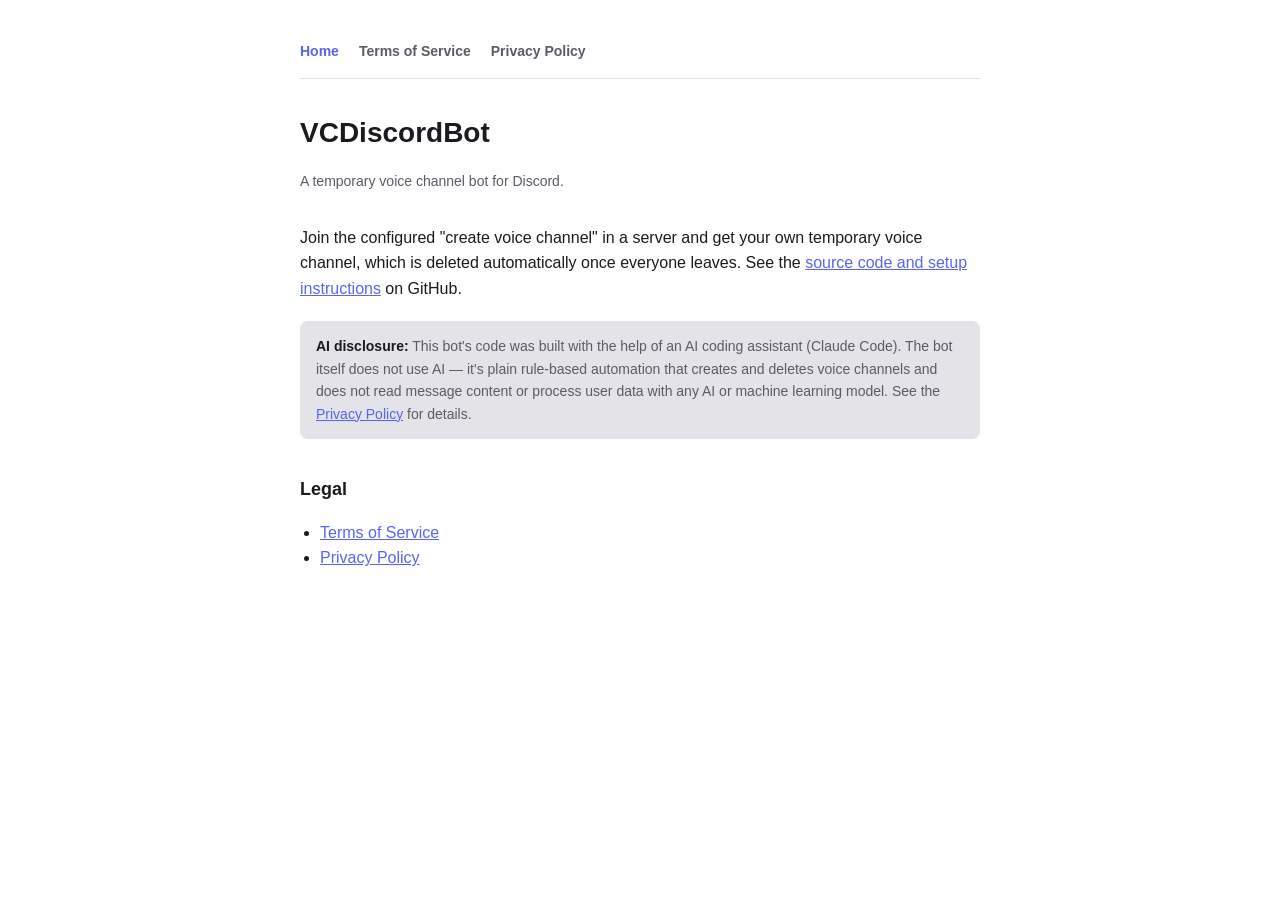
<file: docs/index.html>
<!doctype html>
<html lang="en">
<head>
  <meta charset="utf-8">
  <meta name="viewport" content="width=device-width, initial-scale=1">
  <title>VCDiscordBot</title>
  <link rel="stylesheet" href="style.css">
</head>
<body>
  <div class="wrap">
    <nav>
      <a href="index.html" class="active">Home</a>
      <a href="terms.html">Terms of Service</a>
      <a href="privacy.html">Privacy Policy</a>
    </nav>
    <h1>VCDiscordBot</h1>
    <p class="updated">A temporary voice channel bot for Discord.</p>
    <p>
      Join the configured "create voice channel" in a server and get your own
      temporary voice channel, which is deleted automatically once everyone
      leaves. See the
      <a href="https://github.com/CazIsABoi/vcdiscordbot">source code and setup instructions</a>
      on GitHub.
    </p>
    <div class="notice">
      <strong>AI disclosure:</strong> This bot's code was built with the help
      of an AI coding assistant (Claude Code). The bot itself does not use AI
      — it's plain rule-based automation that creates and deletes voice
      channels and does not read message content or process user data with
      any AI or machine learning model. See the
      <a href="privacy.html">Privacy Policy</a> for details.
    </div>
    <h2>Legal</h2>
    <ul>
      <li><a href="terms.html">Terms of Service</a></li>
      <li><a href="privacy.html">Privacy Policy</a></li>
    </ul>
  </div>
</body>
</html>
</file>
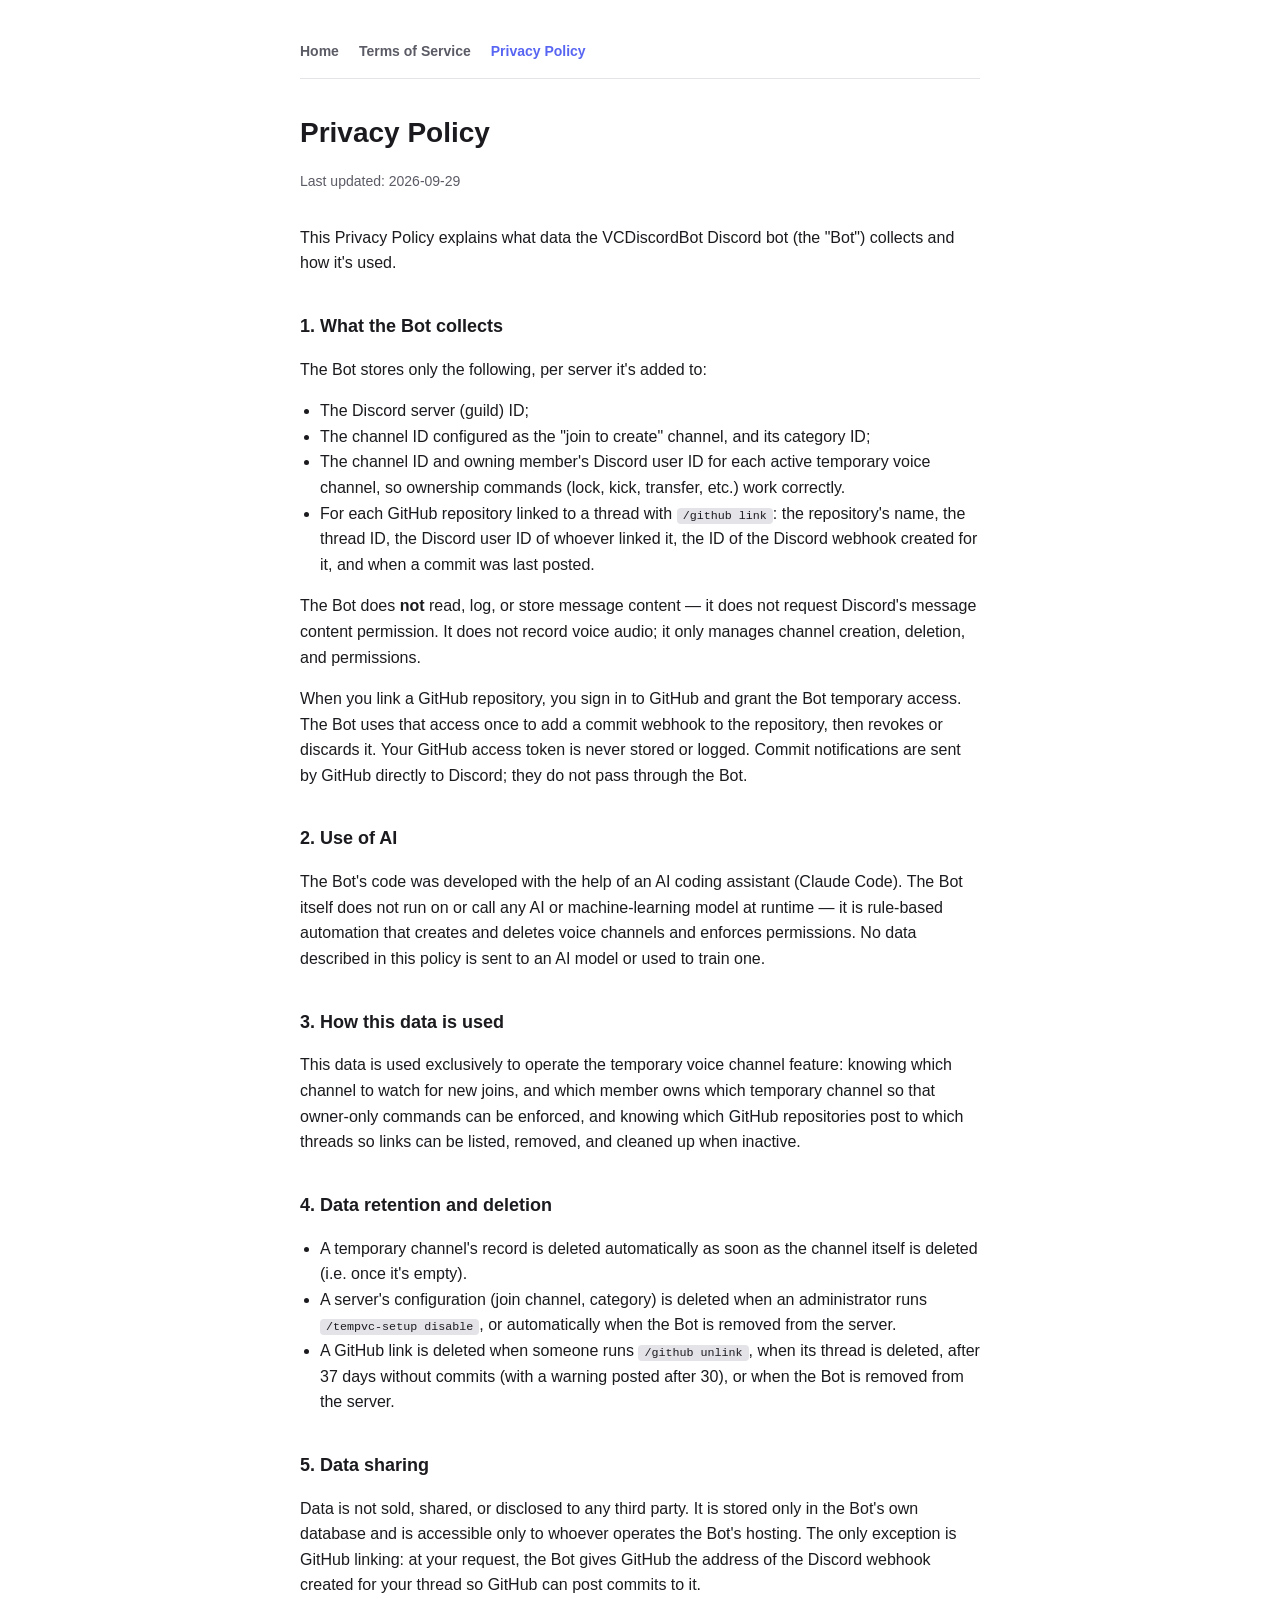
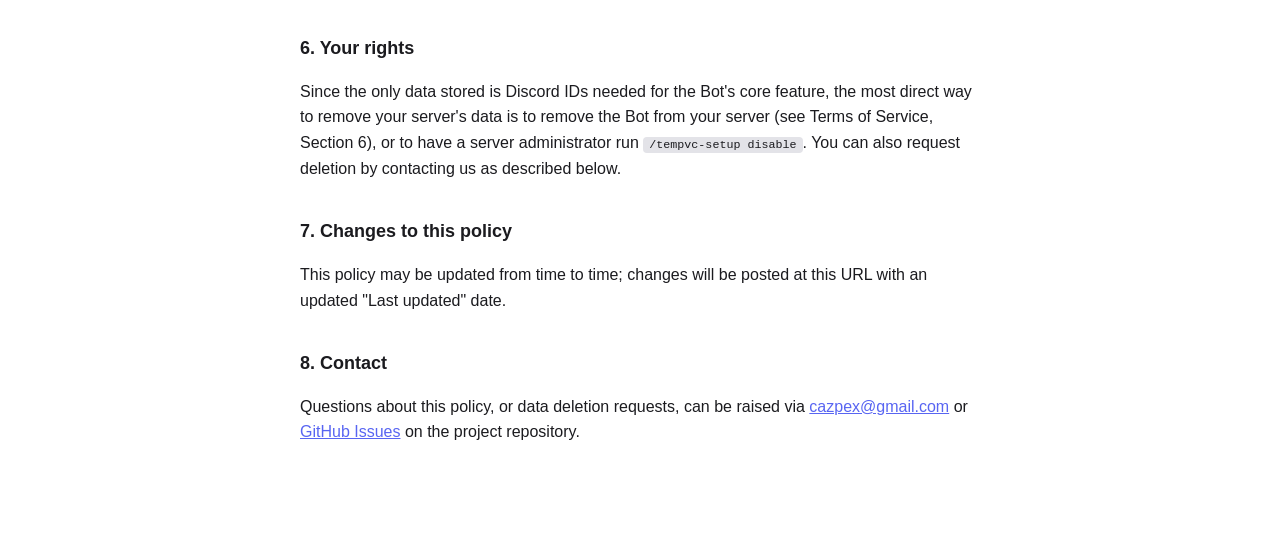
<file: docs/privacy.html>
<!doctype html>
<html lang="en">
<head>
  <meta charset="utf-8">
  <meta name="viewport" content="width=device-width, initial-scale=1">
  <title>Privacy Policy — VCDiscordBot</title>
  <link rel="stylesheet" href="style.css">
</head>
<body>
  <div class="wrap">
    <nav>
      <a href="index.html">Home</a>
      <a href="terms.html">Terms of Service</a>
      <a href="privacy.html" class="active">Privacy Policy</a>
    </nav>
    <h1>Privacy Policy</h1>
    <p class="updated">Last updated: 2026-09-29</p>

    <p>
      This Privacy Policy explains what data the VCDiscordBot Discord bot (the
      "Bot") collects and how it's used.
    </p>

    <h2>1. What the Bot collects</h2>
    <p>The Bot stores only the following, per server it's added to:</p>
    <ul>
      <li>The Discord server (guild) ID;</li>
      <li>The channel ID configured as the "join to create" channel, and its category ID;</li>
      <li>The channel ID and owning member's Discord user ID for each active temporary voice channel, so ownership commands (lock, kick, transfer, etc.) work correctly.</li>
      <li>For each GitHub repository linked to a thread with <code>/github link</code>: the repository's name, the thread ID, the Discord user ID of whoever linked it, the ID of the Discord webhook created for it, and when a commit was last posted.</li>
    </ul>
    <p>
      The Bot does <strong>not</strong> read, log, or store message content —
      it does not request Discord's message content permission. It does not
      record voice audio; it only manages channel creation, deletion, and
      permissions.
    </p>
    <p>
      When you link a GitHub repository, you sign in to GitHub and grant the
      Bot temporary access. The Bot uses that access once to add a
      commit webhook to the repository, then revokes or discards it. Your
      GitHub access token is never stored or logged. Commit notifications
      are sent by GitHub directly to Discord; they do not pass through the
      Bot.
    </p>

    <h2>2. Use of AI</h2>
    <p>
      The Bot's code was developed with the help of an AI coding assistant
      (Claude Code). The Bot itself does not run on or call any AI or
      machine-learning model at runtime — it is rule-based automation that
      creates and deletes voice channels and enforces permissions. No data
      described in this policy is sent to an AI model or used to train one.
    </p>

    <h2>3. How this data is used</h2>
    <p>
      This data is used exclusively to operate the temporary voice channel
      feature: knowing which channel to watch for new joins, and which member
      owns which temporary channel so that owner-only commands can be
      enforced, and knowing which GitHub repositories post to which threads
      so links can be listed, removed, and cleaned up when inactive.
    </p>

    <h2>4. Data retention and deletion</h2>
    <ul>
      <li>A temporary channel's record is deleted automatically as soon as the channel itself is deleted (i.e. once it's empty).</li>
      <li>A server's configuration (join channel, category) is deleted when an administrator runs <code>/tempvc-setup disable</code>, or automatically when the Bot is removed from the server.</li>
      <li>A GitHub link is deleted when someone runs <code>/github unlink</code>, when its thread is deleted, after 37 days without commits (with a warning posted after 30), or when the Bot is removed from the server.</li>
    </ul>

    <h2>5. Data sharing</h2>
    <p>
      Data is not sold, shared, or disclosed to any third party. It is stored
      only in the Bot's own database and is accessible only to whoever
      operates the Bot's hosting. The only exception is GitHub linking: at
      your request, the Bot gives GitHub the address of the Discord webhook
      created for your thread so GitHub can post commits to it.
    </p>

    <h2>6. Your rights</h2>
    <p>
      Since the only data stored is Discord IDs needed for the Bot's core
      feature, the most direct way to remove your server's data is to remove
      the Bot from your server (see Terms of Service, Section 6), or to have
      a server administrator run <code>/tempvc-setup disable</code>. You can
      also request deletion by contacting us as described below.
    </p>

    <h2>7. Changes to this policy</h2>
    <p>
      This policy may be updated from time to time; changes will be posted at
      this URL with an updated "Last updated" date.
    </p>

    <h2>8. Contact</h2>
    <p>
      Questions about this policy, or data deletion requests, can be raised
      via <a href="mailto:cazpex@gmail.com">cazpex@gmail.com</a> or
      <a href="https://github.com/CazIsABoi/vcdiscordbot/issues">GitHub Issues</a>
      on the project repository.
    </p>
  </div>
</body>
</html>
</file>
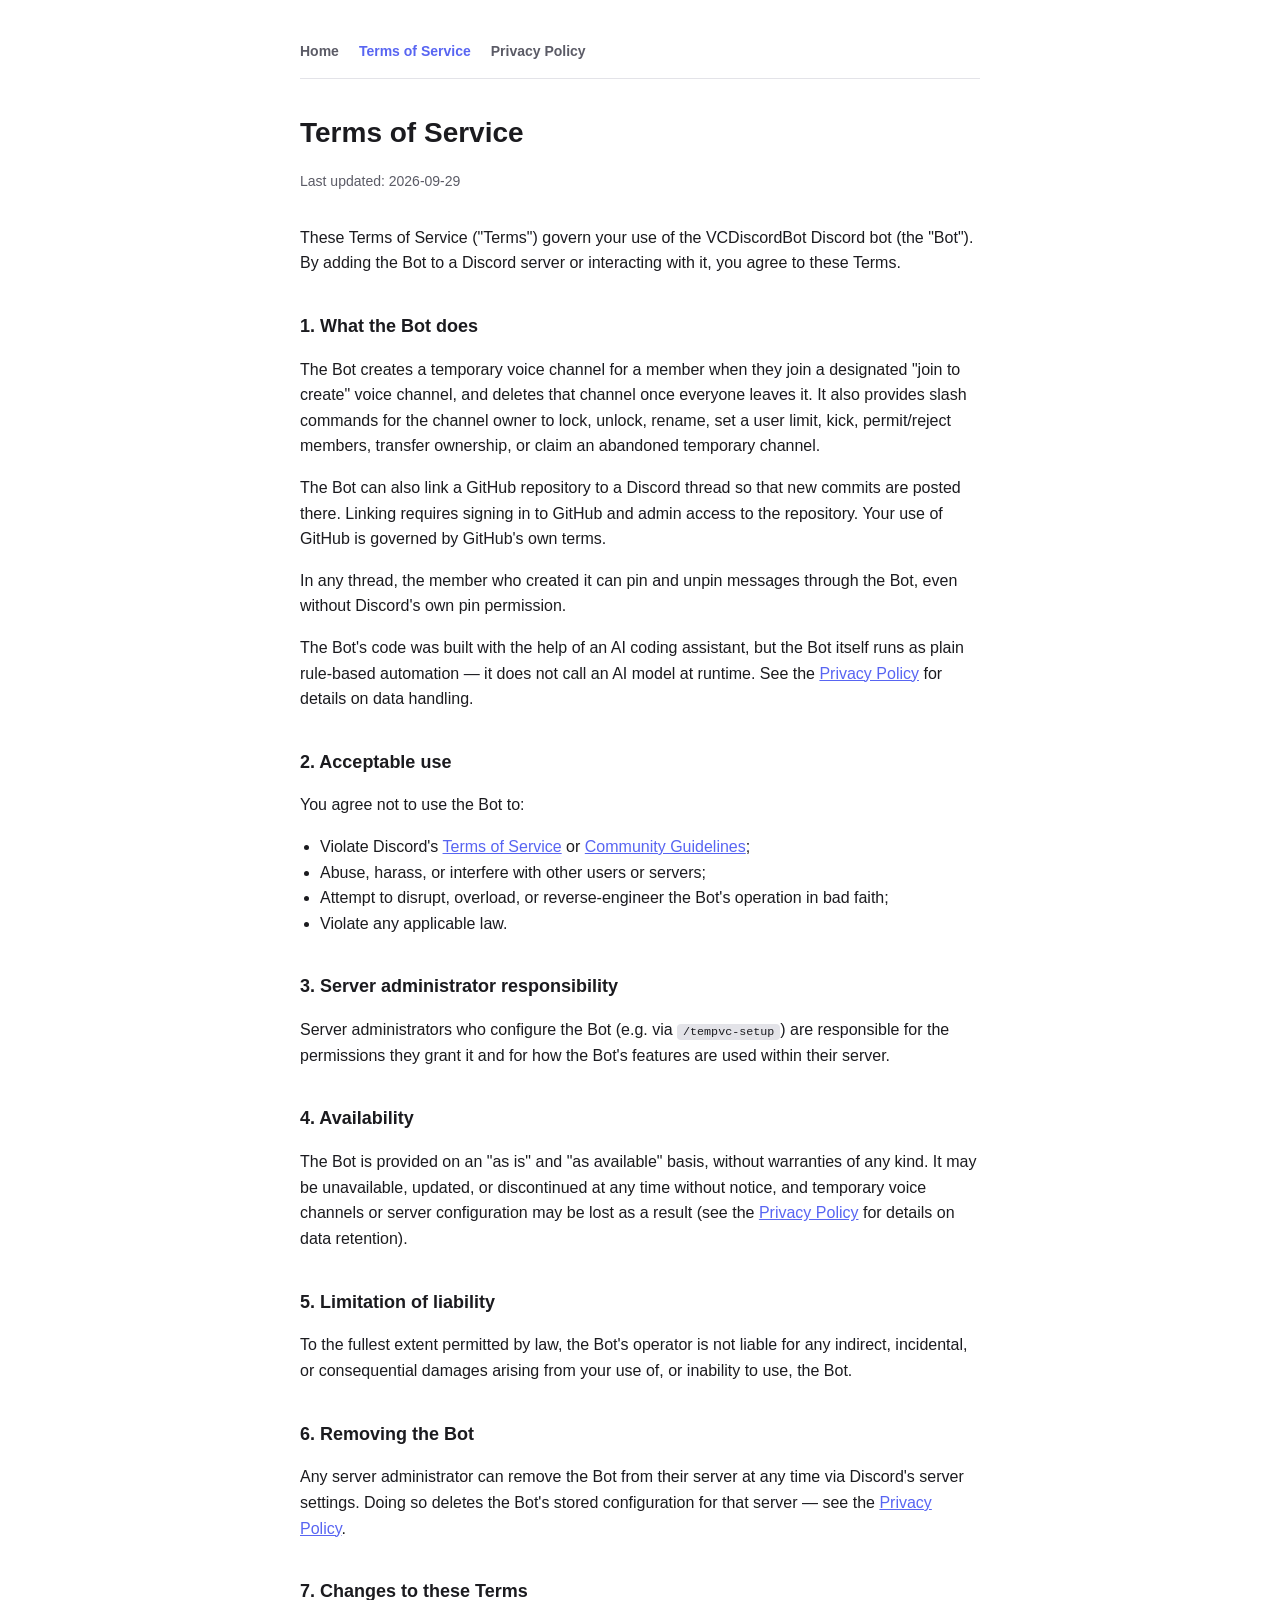
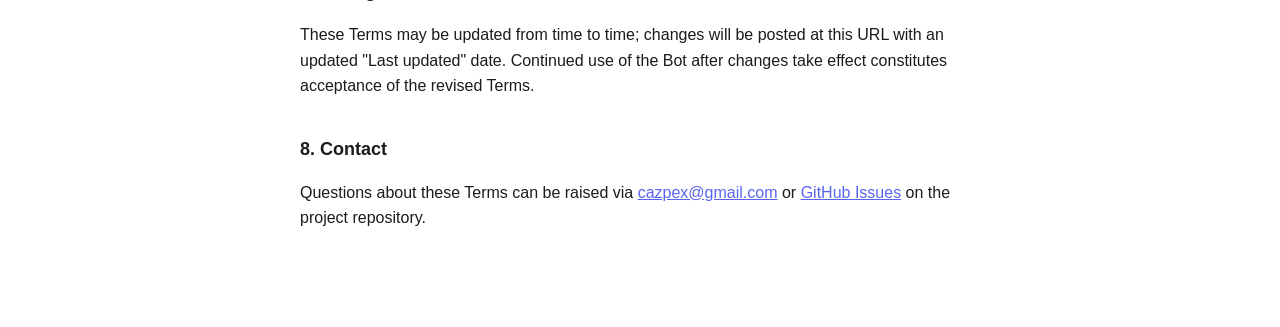
<file: docs/terms.html>
<!doctype html>
<html lang="en">
<head>
  <meta charset="utf-8">
  <meta name="viewport" content="width=device-width, initial-scale=1">
  <title>Terms of Service — VCDiscordBot</title>
  <link rel="stylesheet" href="style.css">
</head>
<body>
  <div class="wrap">
    <nav>
      <a href="index.html">Home</a>
      <a href="terms.html" class="active">Terms of Service</a>
      <a href="privacy.html">Privacy Policy</a>
    </nav>
    <h1>Terms of Service</h1>
    <p class="updated">Last updated: 2026-09-29</p>

    <p>
      These Terms of Service ("Terms") govern your use of the VCDiscordBot
      Discord bot (the "Bot"). By adding the Bot to a Discord server or
      interacting with it, you agree to these Terms.
    </p>

    <h2>1. What the Bot does</h2>
    <p>
      The Bot creates a temporary voice channel for a member when they join a
      designated "join to create" voice channel, and deletes that channel once
      everyone leaves it. It also provides slash commands for the channel
      owner to lock, unlock, rename, set a user limit, kick, permit/reject
      members, transfer ownership, or claim an abandoned temporary channel.
    </p>
    <p>
      The Bot can also link a GitHub repository to a Discord thread so that
      new commits are posted there. Linking requires signing in to GitHub
      and admin access to the repository. Your use of GitHub is governed by
      GitHub's own terms.
    </p>
    <p>
      In any thread, the member who created it can pin and unpin messages
      through the Bot, even without Discord's own pin permission.
    </p>
    <p>
      The Bot's code was built with the help of an AI coding assistant, but
      the Bot itself runs as plain rule-based automation — it does not call
      an AI model at runtime. See the <a href="privacy.html">Privacy
      Policy</a> for details on data handling.
    </p>

    <h2>2. Acceptable use</h2>
    <p>You agree not to use the Bot to:</p>
    <ul>
      <li>Violate Discord's <a href="https://discord.com/terms">Terms of Service</a> or <a href="https://discord.com/guidelines">Community Guidelines</a>;</li>
      <li>Abuse, harass, or interfere with other users or servers;</li>
      <li>Attempt to disrupt, overload, or reverse-engineer the Bot's operation in bad faith;</li>
      <li>Violate any applicable law.</li>
    </ul>

    <h2>3. Server administrator responsibility</h2>
    <p>
      Server administrators who configure the Bot (e.g. via
      <code>/tempvc-setup</code>) are responsible for the permissions they
      grant it and for how the Bot's features are used within their server.
    </p>

    <h2>4. Availability</h2>
    <p>
      The Bot is provided on an "as is" and "as available" basis, without
      warranties of any kind. It may be unavailable, updated, or discontinued
      at any time without notice, and temporary voice channels or server
      configuration may be lost as a result (see the
      <a href="privacy.html">Privacy Policy</a> for details on data retention).
    </p>

    <h2>5. Limitation of liability</h2>
    <p>
      To the fullest extent permitted by law, the Bot's operator is not liable
      for any indirect, incidental, or consequential damages arising from your
      use of, or inability to use, the Bot.
    </p>

    <h2>6. Removing the Bot</h2>
    <p>
      Any server administrator can remove the Bot from their server at any
      time via Discord's server settings. Doing so deletes the Bot's stored
      configuration for that server — see the
      <a href="privacy.html">Privacy Policy</a>.
    </p>

    <h2>7. Changes to these Terms</h2>
    <p>
      These Terms may be updated from time to time; changes will be posted at
      this URL with an updated "Last updated" date. Continued use of the Bot
      after changes take effect constitutes acceptance of the revised Terms.
    </p>

    <h2>8. Contact</h2>
    <p>
      Questions about these Terms can be raised via
      <a href="mailto:cazpex@gmail.com">cazpex@gmail.com</a> or
      <a href="https://github.com/CazIsABoi/vcdiscordbot/issues">GitHub Issues</a>
      on the project repository.
    </p>
  </div>
</body>
</html>
</file>
<file: docs/style.css>
:root {
  color-scheme: light dark;
  --bg: #ffffff;
  --fg: #1b1b1f;
  --muted: #5b5b66;
  --accent: #5865f2;
  --border: #e3e3e8;
}

@media (prefers-color-scheme: dark) {
  :root {
    --bg: #14141a;
    --fg: #f2f2f5;
    --muted: #a4a4b0;
    --border: #2a2a33;
  }
}

* { box-sizing: border-box; }

body {
  margin: 0;
  background: var(--bg);
  color: var(--fg);
  font-family: -apple-system, BlinkMacSystemFont, "Segoe UI", Roboto, Helvetica, Arial, sans-serif;
  line-height: 1.6;
}

.wrap {
  max-width: 720px;
  margin: 0 auto;
  padding: 40px 20px 80px;
}

nav {
  display: flex;
  gap: 20px;
  margin-bottom: 32px;
  padding-bottom: 16px;
  border-bottom: 1px solid var(--border);
}

nav a {
  color: var(--muted);
  text-decoration: none;
  font-size: 14px;
  font-weight: 600;
}

nav a:hover, nav a.active {
  color: var(--accent);
}

h1 {
  font-size: 28px;
  margin-bottom: 4px;
}

.updated {
  color: var(--muted);
  font-size: 14px;
  margin-bottom: 32px;
}

h2 {
  font-size: 18px;
  margin-top: 36px;
}

p, li {
  color: var(--fg);
}

ul {
  padding-left: 20px;
}

code {
  background: var(--border);
  padding: 1px 6px;
  border-radius: 4px;
  font-size: 0.9em;
}

a { color: var(--accent); }

.notice {
  background: var(--border);
  border-radius: 8px;
  padding: 14px 16px;
  font-size: 14px;
  color: var(--muted);
  margin: 20px 0;
}

.notice strong {
  color: var(--fg);
}
</file>
